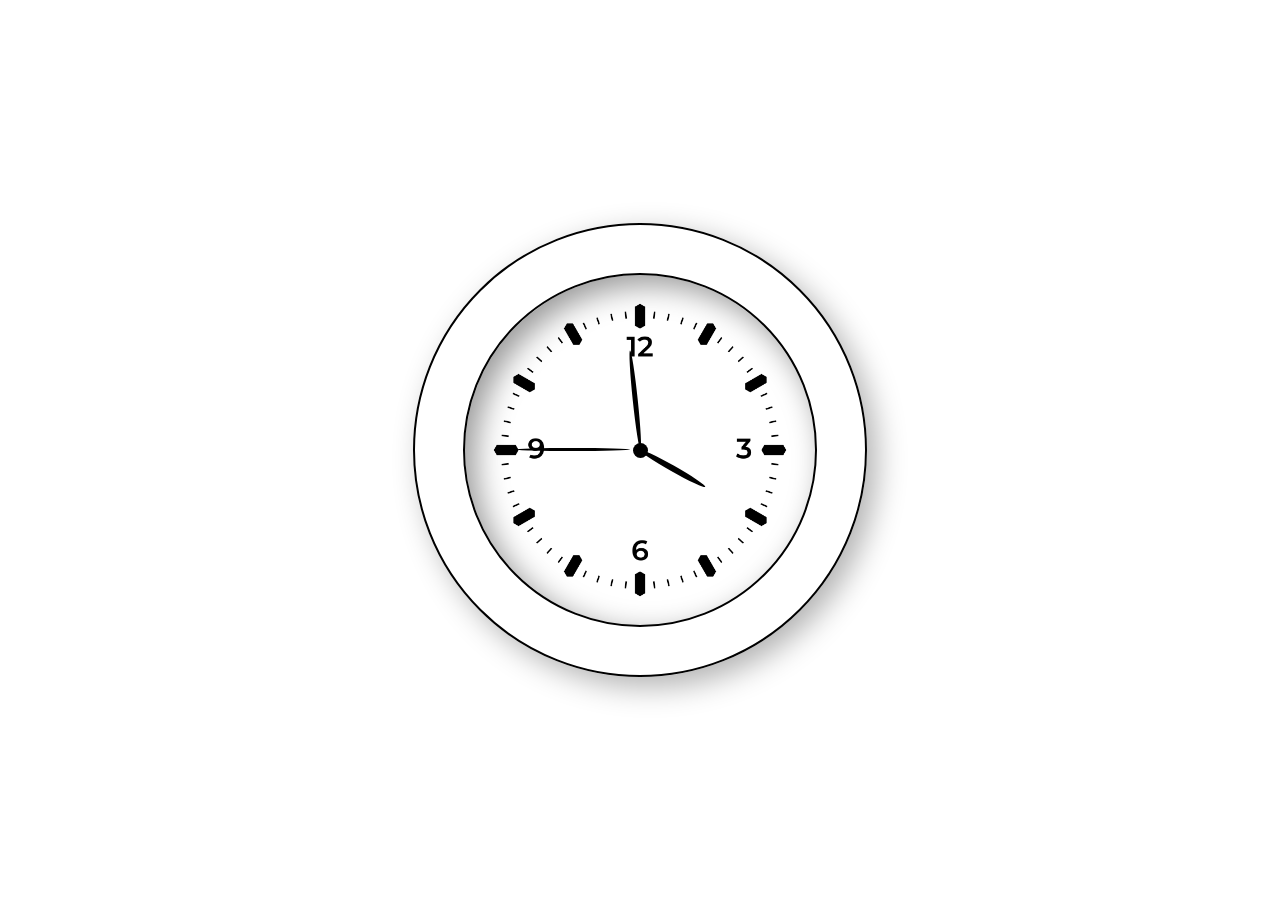
<file: AnalogClock/index.html>
<!DOCTYPE html>
<html lang="en">
<head>
    <meta charset="UTF-8">
    <meta name="viewport" content="width=device-width, initial-scale=1.0">
    <title>Analog Clock</title>
    <link rel="stylesheet" href="style.css"/>
</head>
<body>
    <main>
        <div id = "container">
            <div id = "clock">
                <div class="hr"></div>
                <div class="min"></div>
                <div class="sec"></div>
            </div>
        </div>
    </main>
    <script src="app.js"></script>
</body>
</html>
</file>
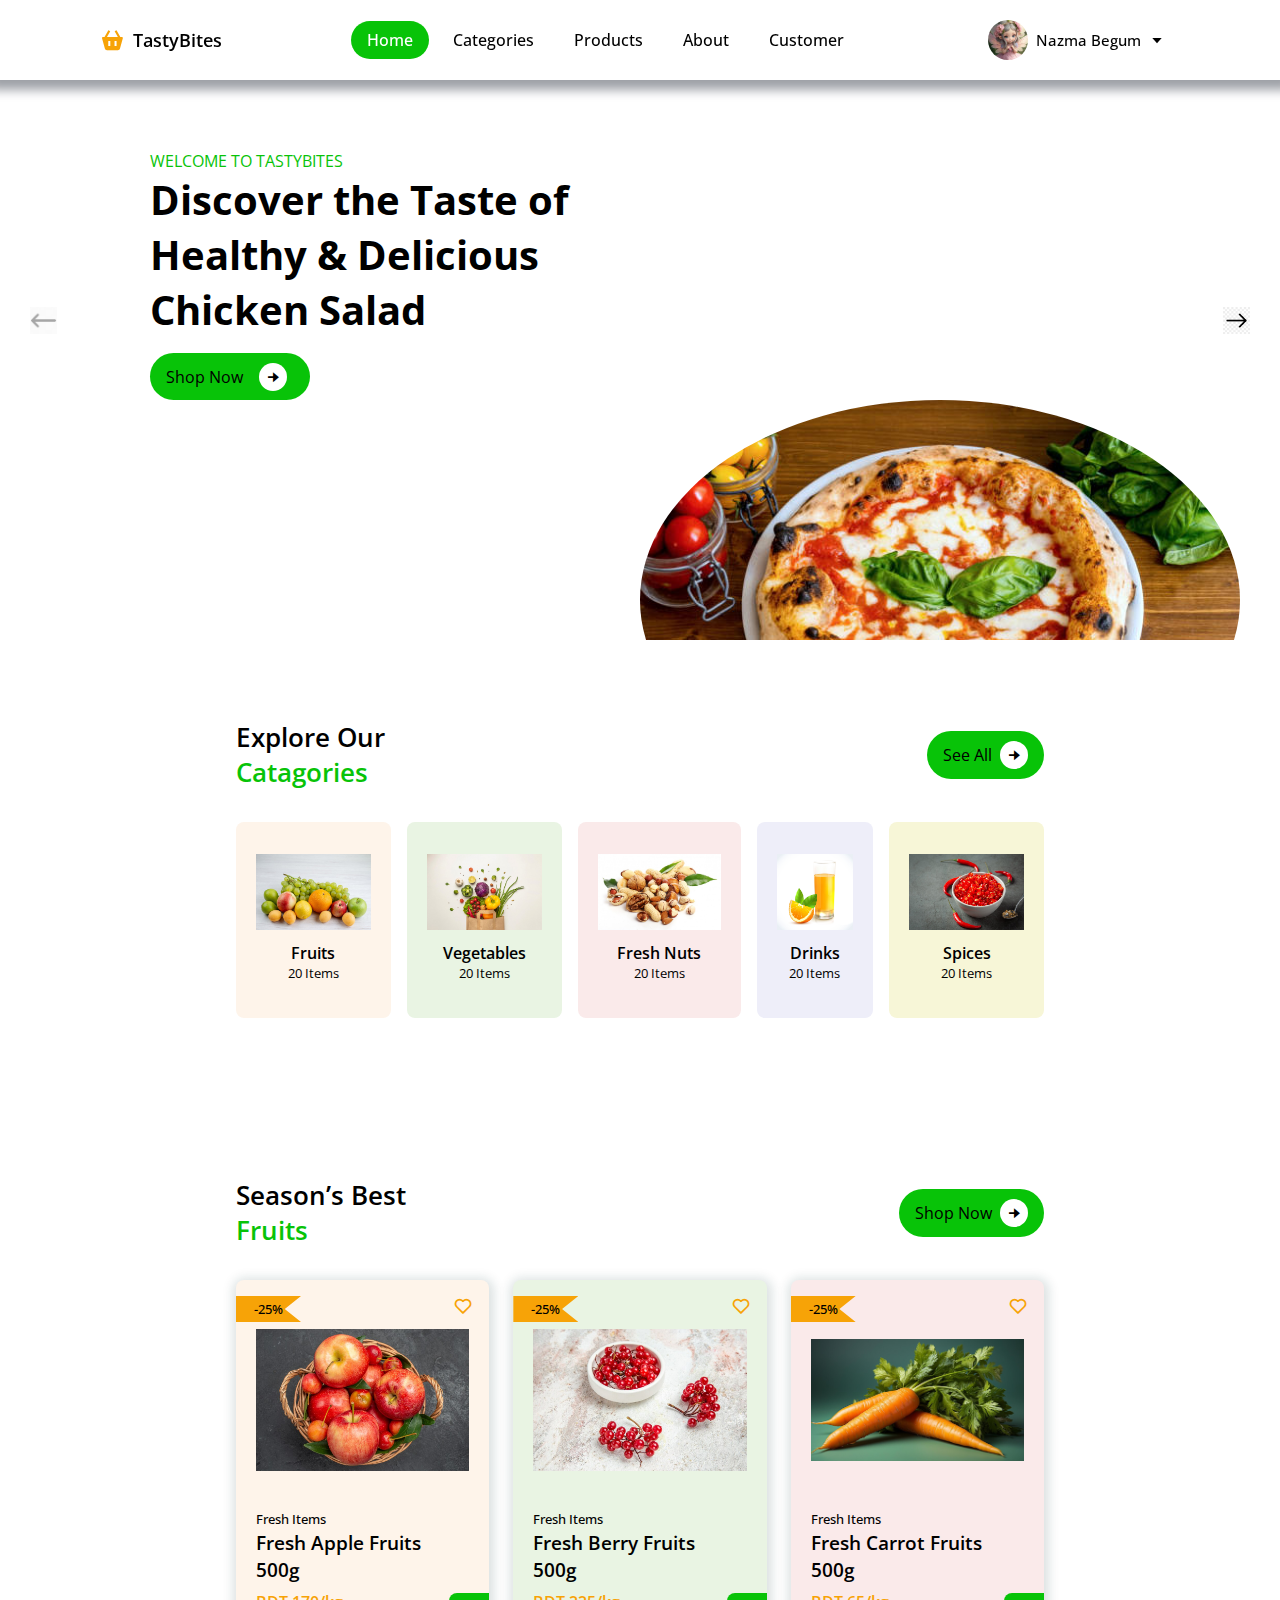
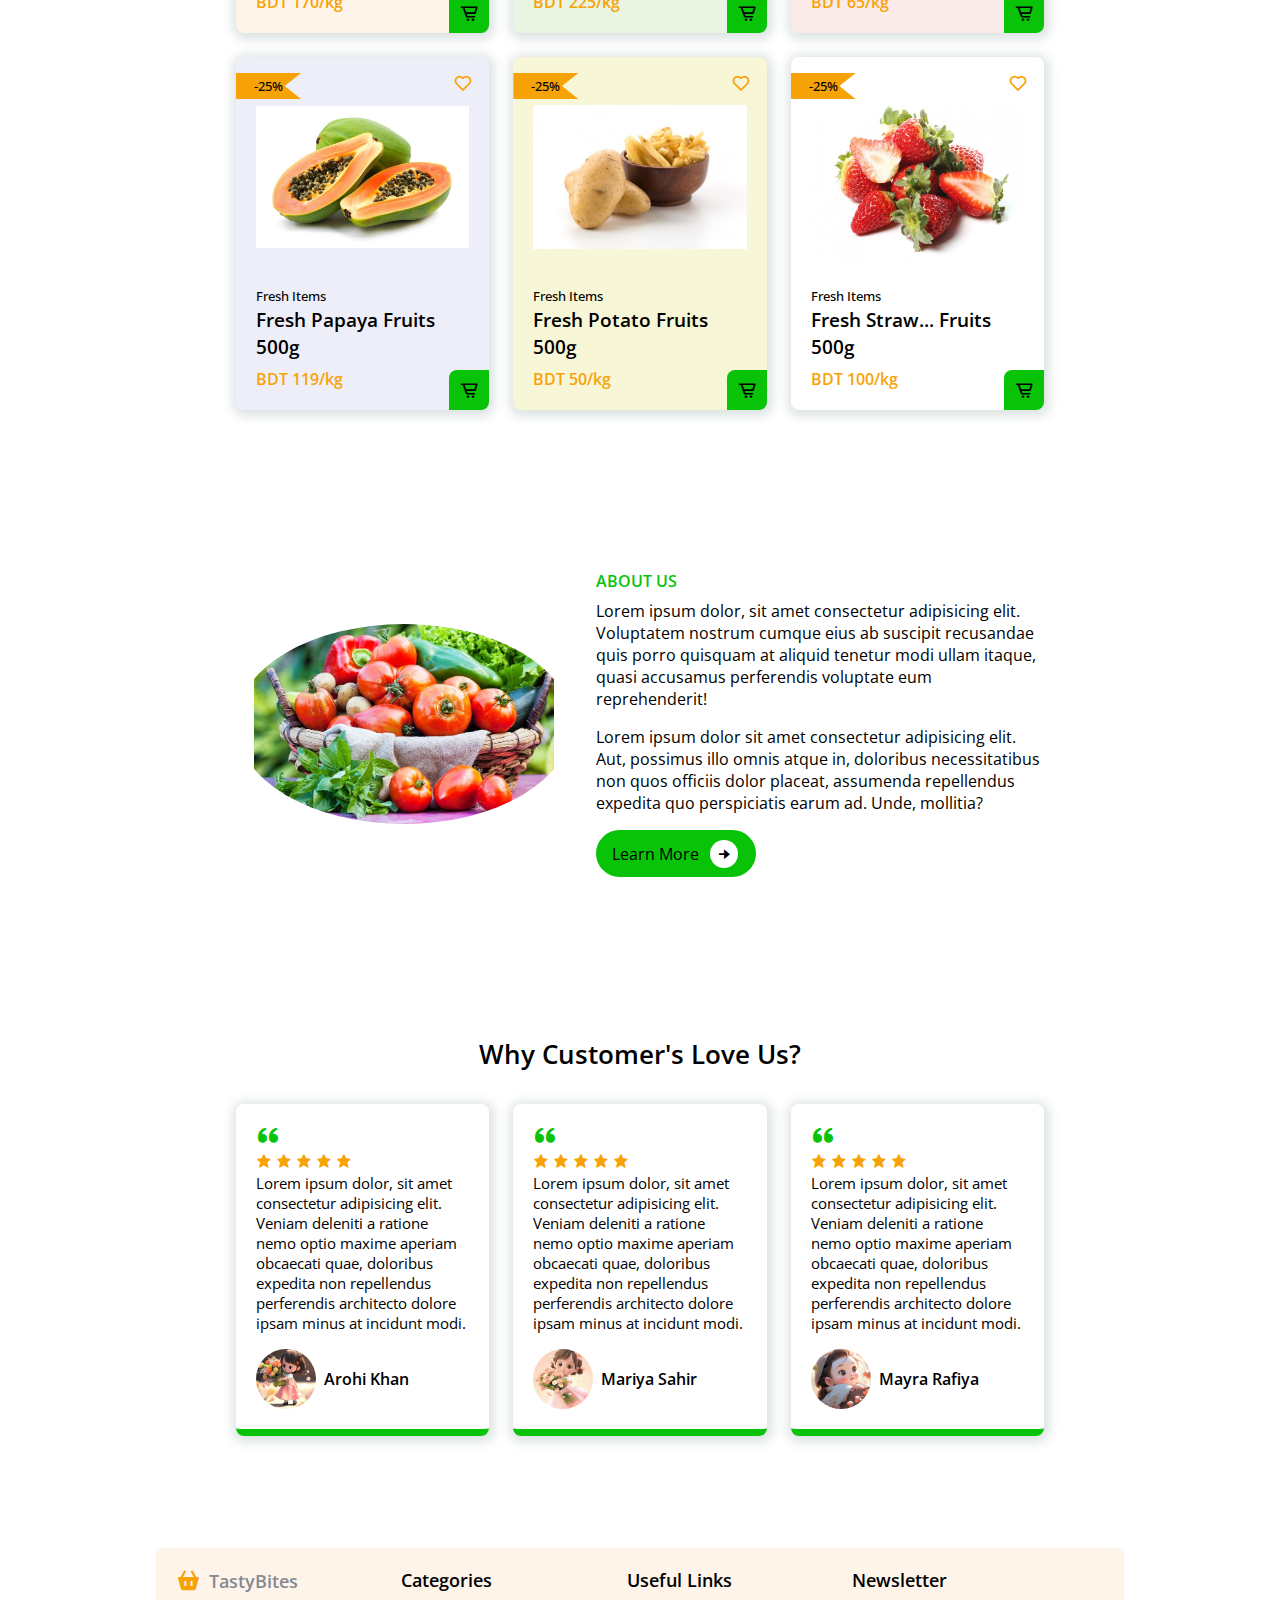
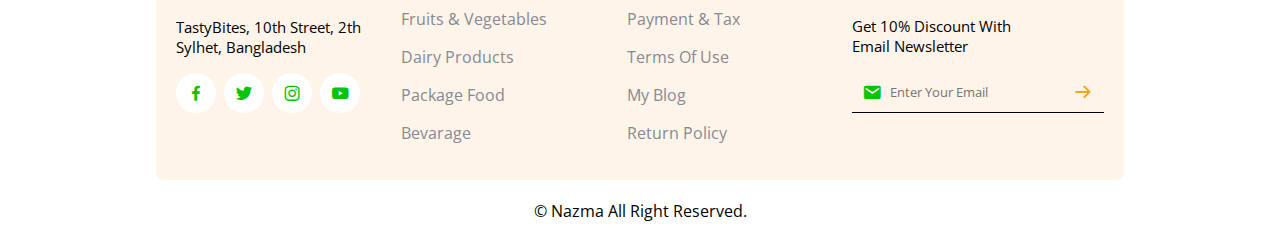
<file: Foods and Vegetables Website/index.html>
<!DOCTYPE html>
<html lang="en">
<head>
    <meta charset="UTF-8">
    <meta name="viewport" content="width=device-width, initial-scale=1.0">
    <title>Food and Vegetables</title>
    <link rel="stylesheet" href="style.css"/>
    <link rel="stylesheet"
    href="https://cdn.jsdelivr.net/npm/boxicons@latest/css/boxicons.min.css">
    <link rel="stylesheet" href="https://cdn.jsdelivr.net/npm/swiper@11/swiper-bundle.min.css" />
</head>
<body>
    <header>
            <a href="#" class="logo"><i class='bx bxs-basket'></i>TastyBites</a>
            <div class="bx bx-menu" id="menu-icon"></div>
            <ul class="navbar">
                <li><a href="#" class="home option" id="homescroll">Home</a></li>
                <li><a href="#" class="Categories option" id="Categoriescroll">Categories</a></li>
                <li><a href="#" class="Products option" id="productscroll">Products</a></li>
                <li><a href="#" class="About option" id="aboutscroll">About</a></li>
                <li><a href="#" class="Customer option" id="customerscroll">Customer</a></li>
            </ul>
            <div class="profile">
                <img src="img.jpeg" alt=""/>
                <span>Nazma Begum</span>
                <i class='bx bx-caret-down'></i>
            </div>
        </div>
    </header>
    <section class="ho-me swiper" id="home">
        <!--Slid1-->
        <div class="swiper-wrapper">
            <div class="swiper-slide container">
                <div class="home_text">
                    <span>Welcome to TastyBites</span>
                    <h1>Discover the Taste of<br>Healthy & Delicious<br>Chicken Salad</h1>
                    <a href="#" class="btn">Shop Now <i class='bx bxs-right-arrow-alt'></i></a>
                </div>
                <img src="home1.jpg" alt="">
            </div>
            <!--Slid2-->
            <div class="swiper-slide container">
                <div class="home_text">
                    <span>Welcome to TastyBites</span>
                    <h1>Discover the Taste of<br>Healthy & Delicious<br>Chicken Salad</h1>
                    <a href="#" class="btn">Shop Now <i class='bx bxs-right-arrow-alt'></i></a>
                </div>
                <div class="img">
                    <img src="home2.jpg" alt="">
                </div>
            </div>
            <!--Slid3-->
            <div class="swiper-slide container">
                <div class="home_text">
                    <span>Welcome to TastyBites</span>
                    <h1>Discover the Taste of<br>Healthy & Delicious<br>Chicken Salad</h1>
                    <a href="#" class="btn">Shop Now <i class='bx bxs-right-arrow-alt'></i></a>
                </div>
                <div class="img">
                    <img src="home3.jpg" alt="">
                </div>
            </div>
        </div>
        <div class="swiper-button-next"></div>
        <div class="swiper-button-prev"></div>
    </section>
    <!--catagories-->
    <section class="catagories" id="catagories">
        <div class="heading">
            <h1>Explore Our<br><span>Catagories</span></h1>
            <a href="#" class="btn">See All<i class='bx bxs-right-arrow-alt'></i></a>
        </div>
        <!--container content-->
        <div class="catagories-container">
            <!--box1-->
            <div class="box box1">
                <img src="fruits.jpg" alt="">
                <h2>Fruits</h2>
                <span>20 Items</span>
                <i class='bx bxs-right-arrow-alt'></i>
            </div>
            <!--box2-->
            <div class="box box2">
                <img src="vege.jpg" alt="">
                <h2>Vegetables</h2>
                <span>20 Items</span>
                <i class='bx bxs-right-arrow-alt'></i>
            </div>
            <!--box3-->
            <div class="box box3">
                <img src="nuts.jpg" alt="">
                <h2>Fresh Nuts</h2>
                <span>20 Items</span>
                <i class='bx bxs-right-arrow-alt'></i>
            </div>
            <!--box4-->
            <div class="box box4">
                <img src="juice.jpg" alt="">
                <h2>Drinks</h2>
                <span>20 Items</span>
                <i class='bx bxs-right-arrow-alt'></i>
            </div>
            <!--box5-->
            <div class="box box5">
                <img src="chilli.jpg" alt="">
                <h2>Spices</h2>
                <span>20 Items</span>
                <i class='bx bxs-right-arrow-alt'></i>
            </div>
        </div>
    </section>
    <section class="products" id="products">
        <div class="heading">
            <h1>Season’s Best<br><span>Fruits</span></h1>
            <a href="#" class="btn">Shop Now<i class='bx bxs-right-arrow-alt'></i></a>
        </div>
        <!--Products Content-->
        <div class="products-container">
            <!--box1-->
            <div class="box box1">
                <img src="apples.jpg" alt="">
                <span>Fresh Items</span>
                <h2>Fresh Apple
                    <span>Fruits<br>500g</span>
                </h2>
                <h3 class="price">BDT 170/kg</h3>
                <i class='bx bx-cart-alt'></i>
                <i class='bx bx-heart'></i>
                <span class="discount">-25%</span>
            </div>
            <!--box2-->
            <div class="box box2">
                <img src="berry.jpg" alt="">
                <span>Fresh Items</span>
                <h2>Fresh Berry
                    <span>Fruits<br>500g</span>
                </h2>
                <h3 class="price">BDT 225/kg</h3>
                <i class='bx bx-cart-alt'></i>
                <i class='bx bx-heart'></i>
                <span class="discount">-25%</span>
            </div>
            <!--box3-->
            <div class="box box3">
                <img src="carrot.jpg" alt="">
                <span>Fresh Items</span>
                <h2>Fresh Carrot
                    <span>Fruits<br>500g</span>
                </h2>
                <h3 class="price">BDT 65/kg</h3>
                <i class='bx bx-cart-alt'></i>
                <i class='bx bx-heart'></i>
                <span class="discount">-25%</span>
            </div>
            <!--box4-->
            <div class="box box4">
                <img src="papaya.jpg" alt="">
                <span>Fresh Items</span>
                <h2>Fresh Papaya
                    <span>Fruits<br>500g</span>
                </h2>
                <h3 class="price">BDT 119/kg</h3>
                <i class='bx bx-cart-alt'></i>
                <i class='bx bx-heart'></i>
                <span class="discount">-25%</span>
            </div>
            <!--box5-->
            <div class="box box5">
                <img src="potato.jpg" alt="">
                <span>Fresh Items</span>
                <h2>Fresh Potato
                    <span>Fruits<br>500g</span>
                </h2>
                <h3 class="price">BDT 50/kg</h3>
                <i class='bx bx-cart-alt'></i>
                <i class='bx bx-heart'></i>
                <span class="discount">-25%</span>
            </div>
            <!--box6-->
            <div class="box box6">
                <img src="strawberry.jpg" alt="">
                <span>Fresh Items</span>
                <h2>Fresh Straw...
                    <span>Fruits<br>500g</span>
                </h2>
                <h3 class="price">BDT 100/kg</h3>
                <i class='bx bx-cart-alt'></i>
                <i class='bx bx-heart'></i>
                <span class="discount">-25%</span>
            </div>
    </section>
    <section class="about" id="about">
        <img src="vege1.jpg" alt="">
        <div class="about-text">
            <span>About Us</span>
            <p>Lorem ipsum dolor, sit amet consectetur adipisicing elit. Voluptatem nostrum cumque eius ab suscipit recusandae quis porro quisquam at aliquid tenetur modi ullam itaque, quasi accusamus perferendis voluptate eum reprehenderit!</p>
            <p>Lorem ipsum dolor sit amet consectetur adipisicing elit. Aut, possimus illo omnis atque in, doloribus necessitatibus non quos officiis dolor placeat, assumenda repellendus expedita quo perspiciatis earum ad. Unde, mollitia?</p>
            <a href="#" class="btn">Learn More<i class='bx bxs-right-arrow-alt'></i></a>
        </div>
    </section>
    <!--customers-->
    <section class="customer" id="customer">
        <h2>Why Customer's Love Us?</h2>
        <!--customer content-->
        <div class="customers-container">
            <!--Review 1-->
            <div class="box">
                <i class='bx bxs-quote-alt-left'></i>
                <div class="stars">
                    <i class='bx bxs-star'></i>
                    <i class='bx bxs-star'></i>
                    <i class='bx bxs-star'></i>
                    <i class='bx bxs-star'></i>
                    <i class='bx bxs-star'></i>
                </div>
                <p>Lorem ipsum dolor, sit amet consectetur adipisicing elit. Veniam deleniti a ratione nemo optio maxime aperiam obcaecati quae, doloribus expedita non repellendus perferendis architecto dolore ipsam minus at incidunt modi.</p>
                <div class="review-profile">
                    <img src="pro.jpg" alt="">
                    <h3>Arohi Khan</h3>
                </div>
            </div>
            <!--Review 2-->
            <div class="box">
                <i class='bx bxs-quote-alt-left'></i>
                <div class="stars">
                    <i class='bx bxs-star'></i>
                    <i class='bx bxs-star'></i>
                    <i class='bx bxs-star'></i>
                    <i class='bx bxs-star'></i>
                    <i class='bx bxs-star'></i>
                </div>
                <p>Lorem ipsum dolor, sit amet consectetur adipisicing elit. Veniam deleniti a ratione nemo optio maxime aperiam obcaecati quae, doloribus expedita non repellendus perferendis architecto dolore ipsam minus at incidunt modi.</p>
                <div class="review-profile">
                    <img src="pro1.jpg" alt="">
                    <h3>Mariya Sahir</h3>
                </div>
            </div>
            <!--Review 3-->
            <div class="box">
                <i class='bx bxs-quote-alt-left'></i>
                <div class="stars">
                    <i class='bx bxs-star'></i>
                    <i class='bx bxs-star'></i>
                    <i class='bx bxs-star'></i>
                    <i class='bx bxs-star'></i>
                    <i class='bx bxs-star'></i>
                </div>
                <p>Lorem ipsum dolor, sit amet consectetur adipisicing elit. Veniam deleniti a ratione nemo optio maxime aperiam obcaecati quae, doloribus expedita non repellendus perferendis architecto dolore ipsam minus at incidunt modi.</p>
                <div class="review-profile">
                    <img src="pro2.jpg" alt="">
                    <h3>Mayra Rafiya</h3>
                </div>
            </div>
        </div>
    </section>
    <section class="footer" id="footer">
        <div class="footer-box">
            <a href="#" class="logo"><i class='bx bxs-basket'></i>TastyBites</a>
            <p>TastyBites, 10th Street, 2th<br>Sylhet, Bangladesh</p>
            <div class="social">
                <a href="#"><i class='bx bxl-facebook'></i></a>
                <a href="#"><i class='bx bxl-twitter'></i></a>
                <a href="#"><i class='bx bxl-instagram'></i></a>
                <a href="#"><i class='bx bxl-youtube'></i></a>
            </div>
        </div>
        <div class="footer-box">
            <h2>Categories</h2>
            <a href="#">Fruits & Vegetables</a>
            <a href="#">Dairy Products</a>
            <a href="#">Package Food</a>
            <a href="#">Bevarage</a>
        </div>
        <div class="footer-box">
            <h2>Useful Links</h2>
            <a href="#">Payment & Tax</a>
            <a href="#">Terms Of Use</a>
            <a href="#">My Blog</a>
            <a href="#">Return Policy</a>
        </div>
        <div class="footer-box">
            <h2>Newsletter</h2>
            <p>Get 10% Discount With<br>Email Newsletter</p>
            <form action="">
                <i class='bx bxs-envelope'></i>
                <input type="email" name="" id="" placeholder="Enter Your Email">
                <i class='bx bx-arrow-back bx-rotate-180' ></i>
            </form>
        </div>
    </section>
    <div class="copyright">
        <p>&#169; Nazma All Right Reserved.</p>
    </div>
    <script src="https://cdn.jsdelivr.net/npm/swiper@11/swiper-bundle.min.js"></script>
    <script src="web.js"></script>
</body>
</html>
</file>
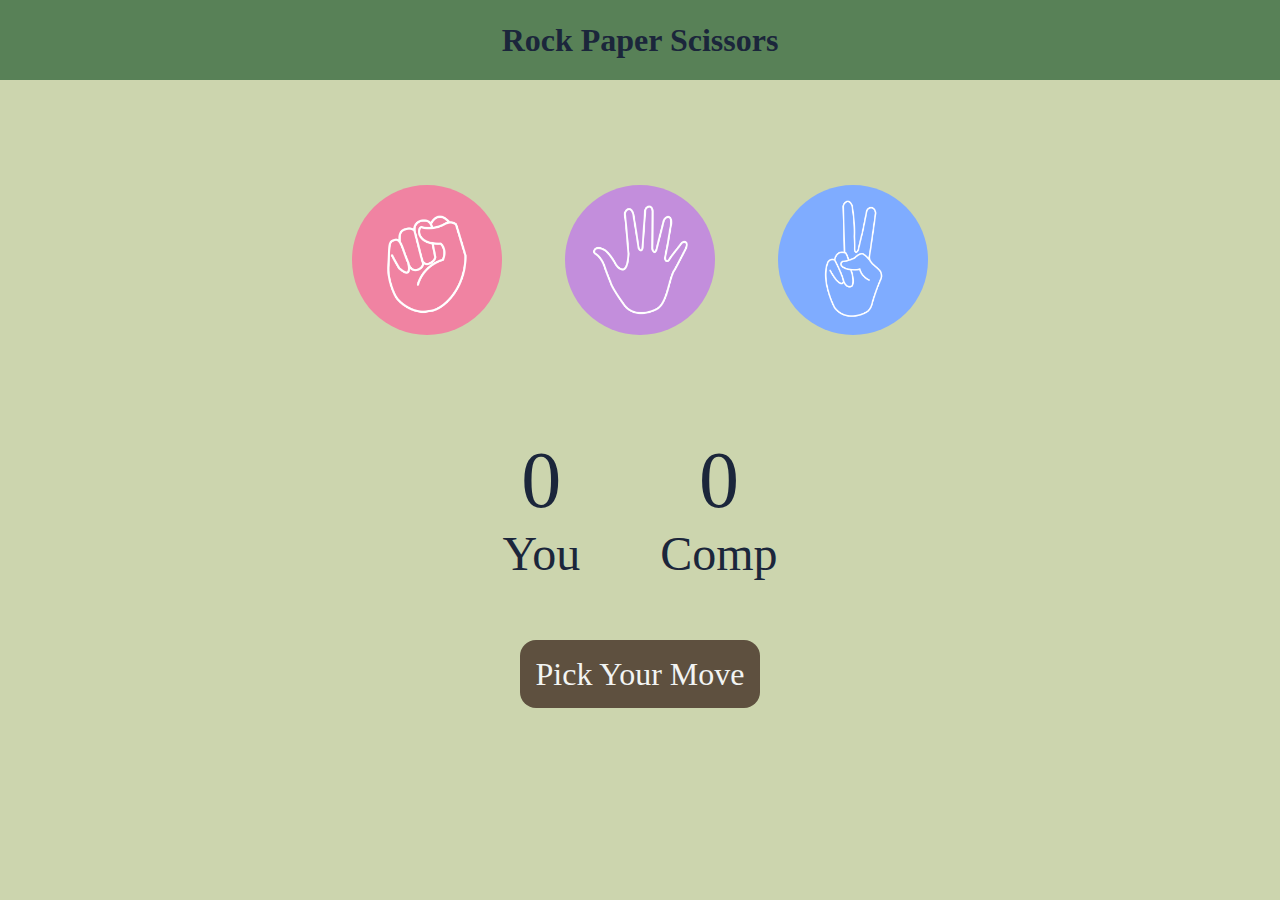
<file: Rock-Paper-Scissor/index.html>
<!DOCTYPE html>
<html lang="en">
<head>
    <meta charset="UTF-8">
    <meta name="viewport" content="width=device-width, initial-scale=1.0">
    <title>Rock Paper Scissors</title>
    <link rel="stylesheet" href="style.css">
</head>
<body>
    <main>
        <h1>Rock Paper Scissors</h1>
        <div id="Container">
            <div class="choice" id="rock">
                <img src="rock.png"/>
            </div>
            <div class="choice" id="paper">
                <img src="paper.png"/>
            </div>
            <div class="choice" id="scissor">
                <img src="scissors.png"/>
            </div>
        </div>
        <div id="Score-board">
            <div class="score">
                <p id="user-score">0</p>
                <p>You</p>
            </div>
            <div class="score">
                <p id="comp-score">0</p>
                <p>Comp</p>
            </div>
        </div>
        <div id="msg-container">
            <p class="msg">Pick Your Move</p>
        </div>
    </main>
    <script src="app.js"></script>
</body>
</html>
</file>
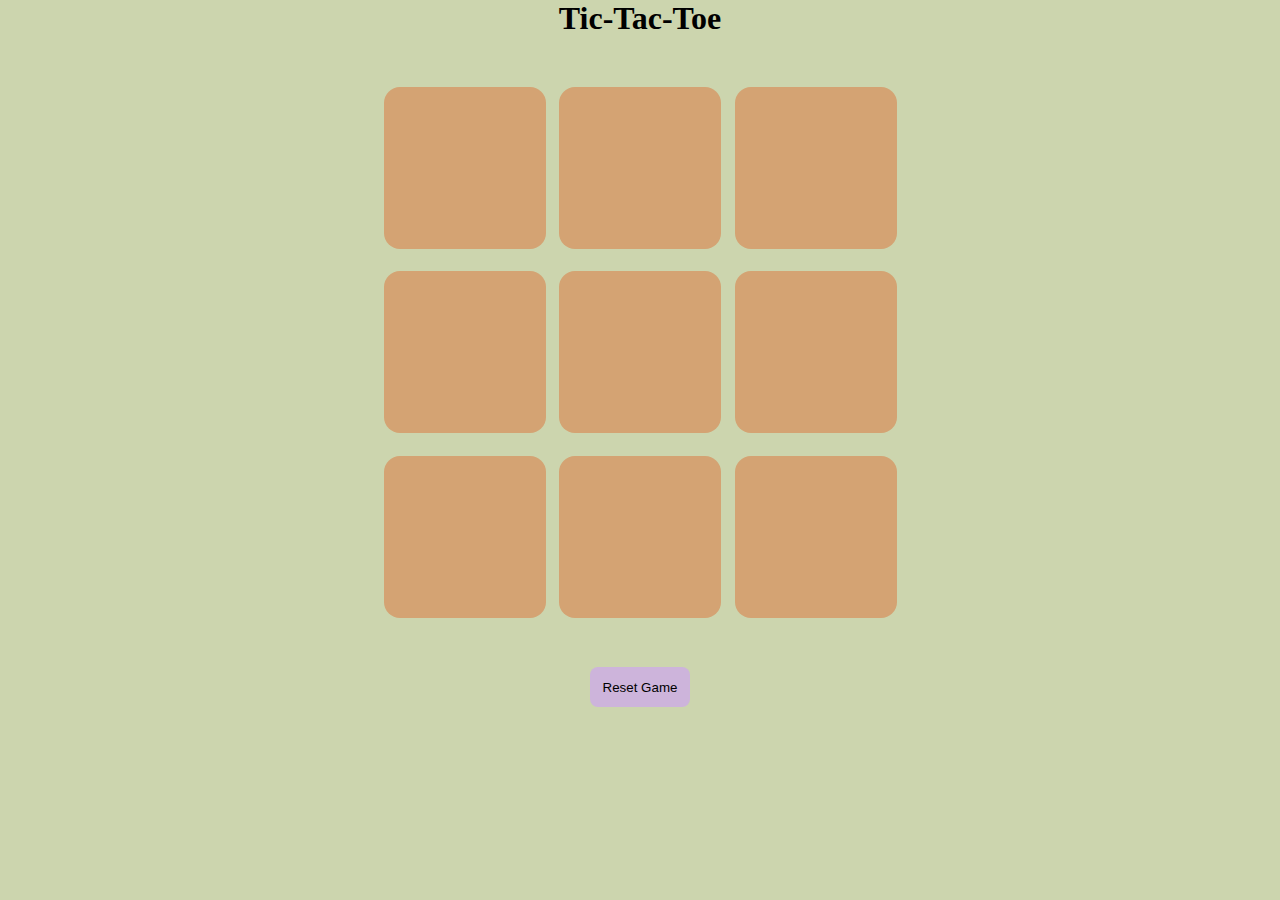
<file: Tic-Tac-Toe PJ/index.html>
<!DOCTYPE html>
<html lang="en">
<head>
    <meta charset="UTF-8">
    <meta name="viewport" content="width=device-width, initial-scale=1.0">
    <title>Tic-Tac-Toe-Game</title>
    <link rel="stylesheet" href="style.css"/>
</head>
<body>
    <div class="msg-container hide">
        <p id="msg">Winner</p>
        <button id="new-btn">New Game</button>
    </div>
    <main>
        <h1>Tic-Tac-Toe</h1>
        <div class="container">
            <div class="game">
                <button class="box"></button>
                <button class="box"></button>
                <button class="box"></button>
                <button class="box"></button>
                <button class="box"></button>
                <button class="box"></button>
                <button class="box"></button>
                <button class="box"></button>
                <button class="box"></button>
            </div>
        </div>
        <button id="reset-btn">Reset Game</button>
    </main>
    <script src="game.js"></script>
</body>
</html>
</file>
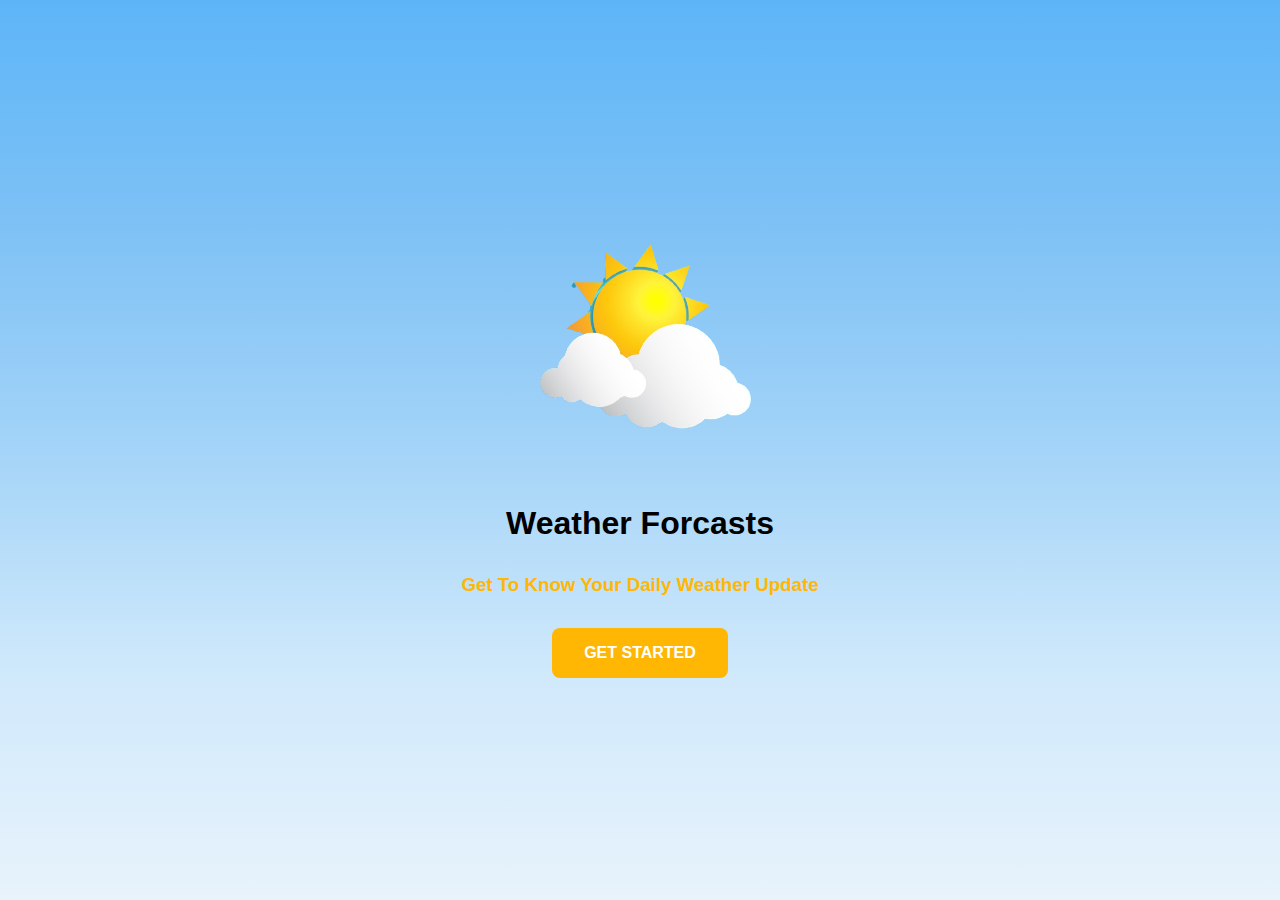
<file: WeatherApplication/index.html>
<!DOCTYPE html>
<html lang="en">
<head>
    <meta charset="UTF-8">
    <meta name="viewport" content="width=device-width, initial-scale=1.0">
    <title>Weather Application</title>
    <link rel="stylesheet" href="style.css">
</head>
<body>
    <main>
        <div id="sunnyIcon">
            <img src="Images/sunnyIcon.png" alt="weatherIcon">
        </div>
        <h1>Weather Forcasts</h1>
        <h3>Get To Know Your Daily Weather Update</h3>
        <button>GET STARTED</button>
    </main>
</body>
</html>
</file>
<file: AnalogClock/style.css>
*{
    margin: 0;
    padding: 0;
}
body{
    width: 100%;
    height: 100vh;
}
#container{
    height: 450px;
    width: 450px;
    border: 2px solid black;
    border-radius: 50%;
    position: absolute;
    top: 50%;
    left: 50%;
    transform: translate(-50% , -50%);
    box-shadow: 10px 10px 30px rgba(0,0,0,0.3);
}
#clock{
    display:flex;
    justify-content: center;
    align-items: center;
    height: 350px;
    width: 350px;
    border: 2px solid black;
    border-radius: 50%;
    position: absolute;
    top: 50%;
    left: 50%;
    transform: translate(-50% , -50%);
    box-shadow: 10px 10px 30px rgba(0,0,0,0.4) inset;
    background: url("clock_New1.png");
    background-size: cover;

}
#clock::before{
    content: "";
    height: 15px;
    width: 15px;
    border-radius: 50%;
    background-color: black;
}
.hr,.min,.sec{
    position: absolute;
    display: flex;
    justify-content: center;
}
.hr{
    height: 150px;
    width: 150px;
}
.min{
    height: 200px;
    width: 200px;
}
.sec{
    height: 250px;
    width: 250px;
}
.hr::before{
    content: "";
    position: absolute;
    height: 75px;
    width: 6px;
    background-color: black;
    z-index: 1;
    border-radius: 50%;
}
.min::before{
    content: "";
    position: absolute;
    height: 100px;
    width: 5px;
    background-color: black;
    z-index: 2;
    border-radius: 50%;
}
.sec::before{
    content: "";
    position: absolute;
    height: 115px;
    width: 3px;
    background-color: black;
    z-index: 3;
    border-radius: 50%;
}
/*Making Responsive*/

@media(max-width: 430px){
    #container{
        height : 350px;
        width : 350px;
    }
    #clock{
        height: 270px;
        width: 270px;
    }
    .hr{
        height: 100px;
        width: 100px;
    }
    .min{
        height: 150px;
        width: 150px;
    }
    .sec{
        height: 200px;
        width: 200px;
    }
}
@media(max-width: 360px){
    #container{
        height : 250px;
        width : 250px;
    }
    #clock{
        height: 200px;
        width: 200px;
    }
    .hr{
        height: 70px;
        width: 70px;
    }
    .min{
        height: 110px;
        width: 110px;
    }
    .sec{
        height: 140px;
        width: 140px;
    }
    .hr::before{
        height: 35px;
        width: 3px;
    }
    .min::before{
        height: 50px;
        width: 3.5px;
    }
    .sec::before{
        height: 65px;
        width: 2px;
    }
}
</file>
<file: Foods and Vegetables Website/style.css>
@import url('https://fonts.googleapis.com/css2?family=Open+Sans:ital,wght@0,300..800;1,300..800&family=Poppins:ital,wght@0,100;0,200;0,300;0,400;0,500;0,600;0,700;0,800;0,900;1,100;1,200;1,300;1,400;1,500;1,600;1,700;1,800;1,900&display=swap');
*{
    margin: 0;
    padding: 0;
    font-family: "Open Sans", sans-serif;
    text-decoration: none;
    box-sizing: border-box;
    list-style: none;
    color:black;
    scroll-padding-top: 2rem;
    scroll-behavior: smooth;
}
::-webkit-scrollbar{
    width: 0.5rem;
    background-color: rgb(143, 240, 105);
}
::-webkit-scrollbar-thumb{
    width: 0.5rem;
    background-color: rgb(8, 195, 8);
    border-radius: 1rem;
}
body{
    height: 100vh;
    width: 100%;
    background-color: #fff;
}
header{
    position: fixed;
    width: 100%;
    top: 0;
    right: 0;
    z-index: 1000;
    display: flex;
    align-items: center;
    justify-content: space-between;
    box-shadow: 0px 0px 10px 10px #9ea1a7;
    background: #fff;
    padding: 20px 100px;
    transition: 0.5s;
}
.logo{
    display: flex;
    align-items: center;
    font-size: 1.1rem;
    font-weight: 600;
    color: black;
    column-gap: 0.5rem;
}
.logo .bx{
    color: rgb(247, 163, 7);
    font-size: 25px;
}
.navbar{
    display:flex;
    column-gap: 0.5rem;
    font-size: 15px;
    font-weight: 600;

}
.navbar a{
    font-size: 1rem;
    font-weight: 500;
    color: black;
    padding: 0.5rem 1rem;

}
.navbar a:hover,
.navbar .home{
    border-radius: 5rem;
    background-color: rgb(8, 195, 8);
    color:#fff;
}

#menu-icon{
    font-size: 24px;
    cursor:pointer;
    z-index: 10001;
    display: none;
}
.profile{
    display: flex;
    align-items: center;
    column-gap: 0.5rem;
    cursor: pointer;
    margin-right: 15px;
}
.profile img{
    height: 40px;
    width: 40px;
    object-fit: cover;
    object-position: center;
    border-radius: 50%;
}
.profile span{
    font-size: 15px;
    font-weight: 500;
}

/* SECTION 1*/
section{
    padding: 5rem;
}
#home{
    height: 640px;
    width: 100%;
}
.swiper-slide{
    width:100%;
    position: relative;
    min-height: 600px;
    display:flex;
    align-items: center;
    justify-content: space-between;
    overflow: hidden;
    background-color: #fff;
    margin-bottom: 100px;
    
}
.container img{
    width: 600px;
    right:200px;
    background-size: cover;
    border-radius: 50%;
    margin-left: 50%;
    bottom: -500px;
}
.home_text{
    padding: 0px 150px;
    margin-top: 150px;
}
.home_text span{
    font-weight: 400;
    color: rgb(8, 195, 8);
    text-transform: uppercase;
}
.home_text h1{
    font-size: 2.5rem;
    font-weight: 700;
    margin-bottom: 1rem;

}
.btn{
    padding: 0.6rem 1rem;
    border-radius: 5rem;
    font-weight: 400;
    background-color: rgb(8, 195, 8);
    display:flex;
    align-items: center;
    justify-content: space-between;
    max-width: 160px;
    column-gap: 0.5rem;

}
.btn .bx{
    padding: 4px;
    background-color: white;
    color: black;
    border-radius: 1rem;
    font-size: 20px;
    margin: auto;
}
.btn:hover{
    background-color: rgb(247, 163, 7);
    transition: 0.2s ease;
}
.swiper-button-next{
    background-image: url("right arrow.jpg");
    background-position: center;
    background-repeat: no-repeat;
    background-size: 100% auto;
    margin-right: 20px;
}
.swiper-button-next::after{
    display:none;
}
.swiper-button-prev{
    background-image: url("left arrow.png");
    background-position: center;
    background-repeat: no-repeat;
    background-size: 100% auto;
    margin-left: 20px;
}
.swiper-button-prev::after{
    display:none;
}
.heading{
    display:flex;
    justify-content: space-between;
    align-items: center;
}
.heading h1{
    font-size: 1.6rem;
    font-weight: 600;
}
.heading span{
    color:rgb(8, 195, 8);
}
/*catagories*/
.catagories{
    max-width: 968px;
    margin-left: auto;
    margin-right: auto;
}
.catagories-container{
    display: flex;
    grid-template-columns: repeat(auto-fit,minmax(180px,auto));
    gap: 1rem;
    margin-top: 2rem;
}
.catagories-container .box{
    position: relative;
    display: flex;
    flex-direction: column;
    align-items: center;
    padding:20px;
    border-radius: 0.5rem;
}
.catagories-container img{
    width:100%;
    height: 100px;
    object-fit: contain;
    object-position: center;
}
.catagories-container .box h2{
    font-size: 1rem;
    font-weight: 600;
}
.catagories-container .box span{
    font-size: 0.8rem;
    font-weight: 400;
    margin-bottom: 1rem;
}
.catagories-container .box .bx{
    padding: 10px;
    border-radius: 5rem;
    background-color: rgb(8, 195, 8);
    color:#fff;
    margin-top: 2rem;
    position:absolute;
    bottom: -8%;
    display:none;
}
.catagories-container .box .bx:hover{
    background-color: rgb(247, 163, 7);
    transition: 0.2s all linear;

}
.catagories-container .box:hover .bx{
    display:block;
    transition: 0.2s all linear;

}
.box1{
    background-color: #fef4ea;
}
.box2{
    background-color: #e9f4e3;
}
.box3{
    background-color: #faeaea;
}
.box4{
    background-color: #eeeef9;
}
.box5{
    background-color: #f7f6d7;
}
/*products*/
.products{
    max-width: 968px;
    margin-left: auto;
    margin-right: auto;
}
.products-container{
    display:grid;
    grid-template-columns: repeat(auto-fit,minmax(200px,auto));
    gap: 1.5rem;
    margin-top: 2rem;
}
.products-container .box{
    padding: 20px;
    box-shadow: 1px 2px 11px 4px rgb(14 55 54 / 15%);
    border-radius: 0.5rem;
    position:relative;
}
.products-container img{
    width:100%;
    height: 200px;
    object-fit: contain;
    object-position: center;
    margin-bottom: 2px;
}
.products-container .box span{
    font-weight: 500;
    font-size: 13px;
}
.products-container .box h2{
    font-size: 1.2rem;
    font-weight: 600;
}
.products-container .box h2 span{
    font-size: 1.2rem;
    font-weight: 600;
}
.products-container .box .price{
    font-size: 1rem;
    font-weight: 600;
    margin-top: 0.5rem;
    color: rgb(247, 163, 7);
}
.products-container .box .bx-cart-alt{
    position: absolute;
    right: 0;
    bottom: 0;
    padding: 10px;
    background-color: rgb(8, 195, 8);
    font-size: 20px;
    border-radius: 0.5rem 0 0.5rem 0;
}
.products-container .box .bx-cart-alt:hover{
    background-color: rgb(247, 163, 7);
    transition: 0.2s all linear;
}
.products-container .box .bx-heart{
    position:absolute;
    top: 1rem;
    right: 1rem;
    font-size: 20px;
    color: rgb(247, 163, 7);
}
.products-container .box .discount{
    position:absolute;
    top: 1rem;
    left: 0;
    background-color: rgb(247, 163, 7);
    padding: 4px 18px;
    clip-path: polygon(100% 0%, 75% 50%, 100% 100%, 0 100%, 0% 50%, 0 0);
}
/*About Us*/

.about{
    max-width: 968px;
    margin-left: auto;
    margin-right: auto;
    display:grid;
    grid-template-columns: repeat(auto-fit,minmax(21rem,auto));
    align-items: center;
    gap: 1.5rem;

}
.about img{
    width:100%;
    height: 200px;
    object-fit: contain;
    object-position: center;
    border-radius: 50%;
}
.about-text span{
    font-weight: 600;
    text-transform: uppercase;
    color: rgb(8, 195, 8);
}
.about-text p{
    margin: 0.5rem 0 1rem;
}
/*Customer Review*/

.customer{
    max-width: 968px;
    margin-left: auto;
    margin-right: auto;
}
.customer h2{
    text-align: center;
    font-size: 1.6rem;
    font-weight: 600;
}
.customers-container{
    display:grid;
    grid-template-columns: repeat(auto-fit,minmax(200px,auto));
    gap: 1.5rem;
    margin-top: 2rem;
}
.customers-container .box{
    object-fit: contain;
    padding: 20px;
    box-shadow: 1px 2px 11px 4px rgb(14 55 54 / 15%);
    border-radius: 0.5rem;
    border-bottom: 7px solid rgb(8, 195, 8);
}
.customers-container img{
    width:100%;
    height: 200px;
    object-fit: contain;
    object-position: center;
}
.customers-container .box:hover{
    transform: translate(10px);
    transition: 0.2s all linear;
}
.customers-container .box .bx{
    font-size: 24px;
    color: rgb(8, 195, 8);
}
.customers-container .box .stars .bx{
    font-size: 1rem;
    color: rgb(247, 163, 7);
}
.customers-container .box p{
    font-size: 0.938rem;
}
.review-profile{
    display: flex;
    align-items: center;
    margin-top: 1rem;
    column-gap: 0.5rem;
}
.review-profile img{
    width: 60px;
    height: 60px;
    object-fit: cover;
    object-position: center;
    border-radius: 50%;
}
.review-profile h3{
    font-size: 1rem;
    font-weight: 600;
}
/*footer*/

.footer{
    max-width: 968px;
    margin-left: auto;
    margin-right: auto;
    display:grid;
    grid-template-columns: repeat(auto-fit,minmax(200px,auto));
    gap: 1.5rem;
    margin-top: 2rem;
    background: #fef4ea;
    border-radius: 0.5rem;
    padding: 20px;
}
.footer .logo i{
    color: rgb(247, 163, 7);
}
.footer-box{
    display:flex;
    flex-direction: column;
}
.footer-box p{
    font-size: 0.938rem;
    margin: 0.5rem 0 1rem;
}
.social{
    display: flex;
    align-items: center;
    column-gap: 0.5rem;
}
.social .bx{
    padding: 10px;
    background: #fff;
    color: rgb(8, 195, 8);
    border-radius: 5rem;
    font-size: 20px;
}
.social .bx:hover{
    background: rgb(8, 195, 8);
    color: #fff;
    transition: 0.2s all linear;
}
.footer-box h2{
    font-size: 1.1rem;
    font-weight: 600;
    margin-bottom: 1rem;
}
.footer-box a{
    color: #868a92;
    margin-bottom: 1rem;
}
.footer-box a:hover{
    color: rgb(246, 161, 2);
}
.footer-box form{
    border-bottom: 1px solid black;
    padding: 10px;
    display: flex;
    align-items: center;
    column-gap: 0.5rem;

}
.footer-box form input{
    background: transparent;
    border: none;
    outline: none;
}
.footer-box form .bx{
    font-size: 20px;
    color: rgb(246, 161, 2);
    cursor: pointer;
}
.footer-box form .bxs-envelope{
    color: rgb(8, 195, 8);
}
.copyright{
    text-align: center;
    padding: 20px;
}

/*Making Responsive*/

@media (max-width: 1080px){
    header{
        padding: 18px 60px;
    }
    .home_text{
        padding: 0 100px;
    }
    .container img{
        right: 100px;
    }
}

@media (max-width: 991px){
    header{
        padding: 18px 4%;
    }
    section{
        padding: 50px 4%; 
    }
    .home_text h1{
        font-size: 2rem;
    }
    .swiper-button-next,
    .swiper-button-prev{
        margin: 0;
    }
}

@media (max-width: 852px){
    header{
        padding: 12px 4%;
    }
    #menu-icon{
        display: initial;
    }
    .navbar{
        position: absolute;
        top: -570px;
        right: 0;
        left: 0;
        display: flex;
        flex-direction: column;
        background: #fff;
        box-shadow: 4px 4px 0 4px rgb(14 55 54 / 15%);
        transition: 0.2s all linear;
        text-align: left;
    }
    .navbar a{
        padding: 1rem;
        margin: 1rem;
        display: block;
    }
    .navbar a:hover,
    .navbar .home{
        border-radius: 0.5rem;
        color: #fff;
    }
    .navbar.active{
        top:100%;
    }
    .home_text h1{
        font-size: 1.7rem;
    }
    .container img{
        width: 390px;
    }
    .btn{
        padding: 0.6rem 1.2rem;
    }
    .products-container{
        grid-template-columns: repeat(auto-fit,minmax(244px,auto));
    }
    .customer .review-profile h3{
        font-size: 0.8rem;
    }
    .about-text .btn{
        max-width: 164px;
    }

}
@media (max-width: 712px){
    .heading h1{
        font-size: 1.2rem;
    }
    .about{
        grid-template-columns: repeat(auto-fit,minmax(20rem,auto)); 
    }
    .about-text{
        text-align: center;
        display: flex;
        flex-direction: column;
        align-items: center;
        justify-content: center;
    }
    .btn{
        max-width: 164px;
    }
    .customer .review-profile h3{
        font-size: 0.8rem;
    }
}
@media (max-width: 699px){
    .catagories-container{
        display: grid;
        grid-template-columns: repeat(auto-fit,minmax(180px,auto));
        gap: 1rem;
        margin-top: 2rem;
    }
    .customers-container .box{
        padding: 10px;
    }

}
@media(max-width: 370px){
    .logo{
        font-size: 0.9rem;
    }
    #menu-icon{
        font-size: 20px;
    }
    .profile{
        font-size: 12px;
    }
    .home_text h1{
        font-size: 1.5rem;
    }
    .heading h1{
        font-size: 1.2rem;
    }
    .btn{
        max-width: 160px;
        padding: 0.5rem 0.7rem;
    }
    .home_text .btn{
        height: 35px;
        width: 110px;
        font-size: 0.9rem;
        column-gap: 0;
        padding-left: 0.3rem;
        padding-right: 0.3rem;

    }
    .home_text .btn .bx{
        font-size: 15px;
        margin: 0;
    }

}
@media(max-width: 350px){
    .logo{
        font-size: 1rem;
    }
    .profile img{
        width: 30px;
        height: 30px;
    }
    .profile span{
        font-size: 10px;
    }
    .home_text h1{
        font-size: 1.4rem;
    }
    .home_text span{
        font-size: 0.7rem;
    }
    .heading{
        flex-direction: column;
        text-align: center;
    }
    .heading .btn{
        margin-top: 1rem;
    }
    .catagories-container{
        gap: 1.5rem;
    }
    .catagories .box h2{
        padding-top: 0.5rem;
    }
    #about{
        display: flex;
        flex-direction: column;
        align-items: center;
        justify-content: center;
        text-align: center;
    }
    .about img{
        height: 100px;
    }
    .about-text span{
        font-weight: 400;
        text-transform: uppercase;
        color: rgb(8, 195, 8);
    }
    .about-text p{
        font-size: 1rem;
        padding: 0.5rem;
    }
    #customer h2{
        font-size: 1rem;
    }
    
}
</file>
<file: Rock-Paper-Scissor/style.css>
*{
    margin:0;
    padding:0;
}

body{
    text-align: center;
    background-color: #ccd5ae;
    color: #1b263b;
}
h1{
    height: 5rem;
    background-color: #588157;
    text-align: center;
    line-height: 5rem;
}
#Container{
    height: 200px;
    display: flex;
    justify-content: center;
    align-items: center;
    gap: 3rem;
    margin-top: 5rem;

}
.choice{
    height: 165px;
    width: 165px;
    display: flex;
    justify-content: center;
    align-items: center;
    border-radius: 50%;
}
img{
    height: 150px;
    width: 150px;
    object-fit: cover;
    border-radius: 50%;
}
.choice:hover{
    cursor: pointer;
    background-color: black;
}
#Score-board{
    height: 200px;
    display: flex;
    justify-content: center;
    align-items: center;
    font-size: 3rem;
    gap: 5rem;
    margin-top: 3rem;
}
#user-score,#comp-score{
    font-size: 5rem;
}
#msg-container{
    margin-top: 3rem;
    margin-bottom: 4rem;
}
.msg{
    display: inline;
    padding: 1rem;
    font-size: 2rem;
    border-radius: 1rem;
    background-color: #5E503F;
    color: #F2F4F3;
}

/*Making Responsive*/

@media(max-width: 540px){
    #container{
        height: 160px;
    }
    .choice{
        height: 120px;
        width: 120px;
    }
    img{
        height: 100px;
        width: 100px;
    }
    #Score-board{
        height: 150px;
        font-size: 2rem;
        gap: 3rem;
    }
    #user-score,#comp-score{
        font-size: 3rem;
    }
    .msg{
        font-size: 1.2rem;
        padding: 1rem;
    }
}
@media(max-width: 430px){
    #container{
        height: 130px;
    }
    .choice{
        height: 95px;
        width: 95px;
    }
    img{
        height: 80px;
        width: 80px;
    }
    #Score-board{
        height: 100px;
        font-size: 2rem;
        gap: 3rem;
    }
    #user-score,#comp-score{
        font-size: 2.3rem;
    }
    .msg{
        font-size: 1rem;
    }
    #Score-board{
        margin-top: 2rem;
    }
}
@media(max-width: 375px){
    h1{
        height: 5rem;
        font-size: 2rem;
    }
    #container{
        height: 130px;
        gap: 1.5rem;
    }
    .choice{
        height: 80px;
        width: 80px;
    }
    img{
        height: 65px;
        width: 65px;
    }
    #Score-board{
        margin-top: 2rem;
    }
    .msg{
        font-size: 0.875rem;
    }
}
</file>
<file: Tic-Tac-Toe PJ/style.css>
*{
    margin: 0;
    padding: 0;
}
body {
    background-color: #ccd5ae;
    text-align: center;
}
.container {
    height: 70vh;
    display: flex;
    justify-content: center;
    align-items: center;
}

.game {
    height: 60vmin;
    width: 60vmin;
    display: flex;
    flex-wrap: wrap;
    justify-content: center;
    align-items: center;
    gap: 1.5vmin;
}

.box{
    height: 18vmin;
    width: 18vmin;
    border-radius: 1rem;
    border: none;
    box-shadow: 0 0 1rem rgba(0,0,0,0,3);
    font-size: 8vmin;
    background-color: #d4a373;
}

#reset-btn{
    height: 40px;
    width: 100px;
    background-color: #cdb4db;
    color: #000000;
    border-radius: 0.5rem;
    border: none;
}
#new-btn{
    height: 40px;
    width: 100px;
    background-color: #cdb4db;
    color: #000000;
    border-radius: 0.5rem;
    border: none;
}
.msg-container{
    margin-top: 10vmin;
    height: 30vmin;
    font-size: 3rem;
}
.hide{
    display: none;
}
</file>
<file: WeatherApplication/style.css>
* {
  margin: 0;
  padding: 0;
  font-family: Arial, Helvetica, sans-serif;
}
body {
  margin: 0;
  width: 100%;
  min-height: 100vh;
  background: linear-gradient(
    to bottom,
    #5db5f8,
    #7ec1f5,
    #a4d4f8,
    #d0e9fb,
    #e8f3fb
  );
  background-attachment: fixed; /* makes gradient smooth on scroll */
  display: flex;
  align-items: center;
  justify-content: center;
}
main {
  display: flex;
  flex-direction: column;
  align-items: center;
  justify-content: center;
  row-gap: 2rem;
}
#sunnyIcon{
    display: flex;
    align-items: center;
    justify-content: center;
}
#sunnyIcon img{
    height: 250px;
    width: 250px;
}
main h3{
    color: #ffb703;
}
main button{
    background-color: #ffb703;
    color: #ffffff;
    font-size: 1rem;
    font-weight: 700;
    padding: 1rem 2rem;
    border-radius: 0.5rem;
    border: none;
}
</file>
